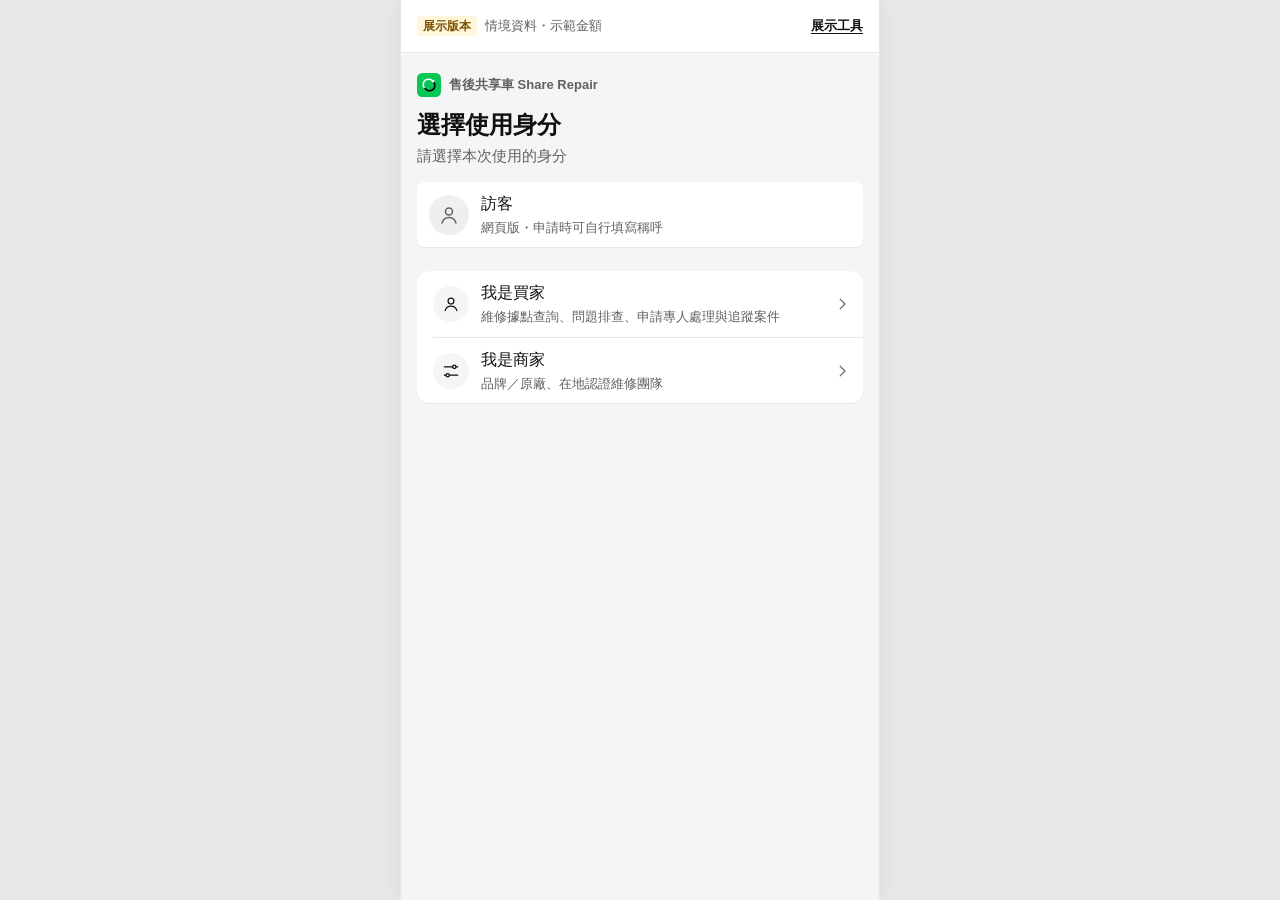
<file: index.html>
<!doctype html>
<html lang="zh-Hant">
<head>
<meta charset="utf-8">
<meta name="viewport" content="width=device-width, initial-scale=1, viewport-fit=cover">
<meta name="share-repair-release" content="74ba8aba45">
<title>售後共享車 Share Repair</title>
<meta name="description" content="售後共享車 Share Repair 第一版客戶介面（互動情境展示：案件、金額與窗口回覆皆為情境資料）">
<link rel="icon" href="data:,">
<link rel="stylesheet" href="styles.css?v=74ba8aba45">
</head>
<body>
<!-- Local icon + illustration sprite. Line icons use a 1.5px stroke to match LINE's icon weight; no LINE assets are copied. -->
<svg xmlns="http://www.w3.org/2000/svg" style="display:none" aria-hidden="true">
  <defs>
    <symbol id="i-home" viewBox="0 0 24 24"><path d="M4 10.5 12 4l8 6.5V20H14.5v-5.5h-5V20H4z"/></symbol>
    <symbol id="i-cases" viewBox="0 0 24 24"><rect x="4.5" y="5" width="15" height="15.5" rx="2"/><path d="M9 3.5h6v3H9zM8.5 11h7M8.5 15h4.5"/></symbol>
    <symbol id="i-info" viewBox="0 0 24 24"><circle cx="12" cy="12" r="8.5"/><path d="M12 11v5.5M12 7.8v.1"/></symbol>
    <symbol id="i-search" viewBox="0 0 24 24"><circle cx="10.5" cy="10.5" r="6"/><path d="m19.5 19.5-4.6-4.6"/></symbol>
    <symbol id="i-spark" viewBox="0 0 24 24"><path d="M14.5 4.5a4.5 4.5 0 0 0-4.2 6.1L4.5 16.4V19.5h3.1l5.8-5.8a4.5 4.5 0 0 0 6.1-4.2l-2.7 1-2.2-.8-.8-2.2z"/></symbol>
    <symbol id="i-alert" viewBox="0 0 24 24"><path d="M10.4 4.6 3 17.4A1.8 1.8 0 0 0 4.6 20h14.8a1.8 1.8 0 0 0 1.6-2.6L13.6 4.6a1.8 1.8 0 0 0-3.2 0z"/><path d="M12 9.5v4.5M12 17v.1"/></symbol>
    <symbol id="i-globe" viewBox="0 0 24 24"><circle cx="12" cy="12" r="8.5"/><path d="M3.5 12h17M12 3.5c2.3 2.4 3.5 5.3 3.5 8.5s-1.2 6.1-3.5 8.5c-2.3-2.4-3.5-5.3-3.5-8.5S9.7 5.9 12 3.5z"/></symbol>
    <symbol id="i-truck" viewBox="0 0 24 24"><path d="M3 6.5h10.5v9.5H3zM13.5 9.5h4l3 3.2V16h-7"/><circle cx="7" cy="17.5" r="1.8"/><circle cx="17" cy="17.5" r="1.8"/></symbol>
    <symbol id="i-check" viewBox="0 0 24 24"><path d="m5 12.5 4.5 4.5L19 7.5"/></symbol>
    <symbol id="i-chev" viewBox="0 0 24 24"><path d="m9.5 5.5 6.5 6.5-6.5 6.5"/></symbol>
    <symbol id="i-down" viewBox="0 0 24 24"><path d="m5.5 9.5 6.5 6.5 6.5-6.5"/></symbol>
    <symbol id="i-back" viewBox="0 0 24 24"><path d="m15 4.5-7.5 7.5 7.5 7.5"/></symbol>
    <symbol id="i-chat" viewBox="0 0 24 24"><path d="M4 5h16v11H9.5L4 20z"/><path d="M8 9.5h8M8 12.5h5"/></symbol>
    <symbol id="i-camera" viewBox="0 0 24 24"><path d="M3.5 8h4L9 5.5h6L16.5 8h4v11.5h-17z"/><circle cx="12" cy="13.5" r="3.5"/></symbol>
    <symbol id="i-close" viewBox="0 0 24 24"><path d="M6 6l12 12M18 6 6 18"/></symbol>
    <symbol id="i-shield" viewBox="0 0 24 24"><path d="M12 3.5 19 6.3V12c0 4.2-3 7.3-7 8.5-4-1.2-7-4.3-7-8.5V6.3z"/><path d="m9 12 2.2 2.2 4-4.3"/></symbol>
    <symbol id="i-user" viewBox="0 0 24 24"><circle cx="12" cy="8.5" r="3.5"/><path d="M5 20c1-3.6 3.8-5.5 7-5.5s6 1.9 7 5.5"/></symbol>
    <symbol id="i-pin" viewBox="0 0 24 24"><path d="M12 21s-6.5-5.6-6.5-11a6.5 6.5 0 0 1 13 0c0 5.4-6.5 11-6.5 11z"/><circle cx="12" cy="10" r="2.3"/></symbol>
    <symbol id="i-reset" viewBox="0 0 24 24"><path d="M4.5 12a7.5 7.5 0 1 0 2.2-5.3"/><path d="M4.5 4v4.5H9"/></symbol>
    <symbol id="i-tools" viewBox="0 0 24 24"><path d="M4 7h10M18 7h2M4 17h2M10 17h10"/><circle cx="16" cy="7" r="2"/><circle cx="8" cy="17" r="2"/></symbol>

    <!-- Product illustrations (fictional products), flat gray with one green accent -->
    <symbol id="ill-console" viewBox="0 0 120 120">
      <rect x="14" y="36" width="92" height="50" rx="12" fill="var(--ill-soft)" stroke="var(--ill-dark)" stroke-width="2.5"/>
      <rect x="38" y="44" width="44" height="34" rx="4" fill="var(--ill-dark)"/>
      <rect x="42" y="48" width="36" height="26" rx="2" fill="var(--ill-accent)" fill-opacity=".85"/>
      <path d="M24 61h8M28 57v8" stroke="var(--ill-dark)" stroke-width="3" stroke-linecap="round"/>
      <circle cx="94" cy="55" r="3.5" fill="var(--ill-dark)"/>
      <circle cx="88" cy="66" r="3.5" fill="var(--ill-dark)"/>
    </symbol>
    <symbol id="ill-dryer" viewBox="0 0 120 120">
      <path d="M22 30h56a20 20 0 0 1 0 40H22z" fill="var(--ill-soft)" stroke="var(--ill-dark)" stroke-width="2.5" stroke-linejoin="round"/>
      <rect x="10" y="36" width="14" height="28" rx="3" fill="var(--ill-dark)"/>
      <circle cx="74" cy="50" r="10" fill="none" stroke="var(--ill-dark)" stroke-opacity=".3" stroke-width="3"/>
      <path d="M58 70h18l-6 38a4 4 0 0 1-4 3h-4a4 4 0 0 1-4-3z" fill="var(--ill-accent)"/>
      <path d="M100 42h10M100 50h14M100 58h10" stroke="var(--ill-dark)" stroke-opacity=".35" stroke-width="2.5" stroke-linecap="round"/>
    </symbol>
    <symbol id="ill-buds" viewBox="0 0 120 120">
      <rect x="27" y="58" width="66" height="46" rx="20" fill="var(--ill-soft)" stroke="var(--ill-dark)" stroke-width="2.5"/>
      <path d="M27 76h66" stroke="var(--ill-dark)" stroke-opacity=".2" stroke-width="1.5"/>
      <circle cx="60" cy="92" r="2.5" fill="var(--ill-accent)"/>
      <g fill="var(--ill-accent)">
        <path d="M38 18c9 0 14 7 13 15s-6 11-9 11v14a4 4 0 0 1-8 0V34c-3-1-6-5-5-9 1-4 4-7 9-7z"/>
        <path d="M82 18c-9 0-14 7-13 15s6 11 9 11v14a4 4 0 0 0 8 0V34c3-1 6-5 5-9-1-4-4-7-9-7z"/>
      </g>
      <circle cx="40" cy="30" r="5" fill="var(--ill-dark)"/>
      <circle cx="80" cy="30" r="5" fill="var(--ill-dark)"/>
    </symbol>
    <symbol id="ill-receipt" viewBox="0 0 120 120">
      <path d="M34 12h52v96l-6.5-5-6.5 5-6.5-5-6.5 5-6.5-5-6.5 5-6.5-5-6.5 5z" fill="#fff" stroke="var(--ill-dark)" stroke-width="2.5" stroke-linejoin="round"/>
      <path d="M44 30h32M44 42h22M44 54h28M44 66h18" stroke="var(--ill-dark)" stroke-opacity=".3" stroke-width="3" stroke-linecap="round"/>
      <path d="M44 84h32" stroke="var(--ill-accent)" stroke-width="4" stroke-linecap="round"/>
    </symbol>
    <!-- Product mark: wrench inside a loop. Original drawing, not the LINE logo. -->
    <symbol id="ill-mark" viewBox="0 0 32 32">
      <rect width="32" height="32" rx="7" fill="var(--green)"/>
      <path d="M9.5 19.5a7 7 0 0 1 11.6-8.2" fill="none" stroke="#fff" stroke-width="2.2" stroke-linecap="round"/>
      <path d="M22.5 12.5a7 7 0 0 1-11.6 8.2" fill="none" stroke="#000" stroke-width="2.2" stroke-linecap="round"/>
      <circle cx="21.6" cy="10.8" r="1.8" fill="#fff"/>
    </symbol>
  </defs>
</svg>

<div class="app" id="app">
  <div class="preview-notice" role="note">
    <span class="preview-label">展示版本</span>
    <span class="preview-text">情境資料・示範金額</span>
    <button type="button" class="preview-btn" id="btn-tools" data-act="tools" aria-haspopup="dialog">展示工具</button>
  </div>
  <main id="screen" class="screen" tabindex="-1"></main>
  <nav class="bnav" aria-label="主選單">
    <button type="button" class="bnav-item" data-tab="home" data-act="tab-home"><svg class="ic" aria-hidden="true"><use href="#i-home"></use></svg><span>首頁</span></button>
    <button type="button" class="bnav-item" data-tab="cases" data-act="tab-cases"><span class="bnav-icon"><svg class="ic" aria-hidden="true"><use href="#i-cases"></use></svg><span class="bnav-badge" id="bnav-badge" aria-hidden="true" hidden></span></span><span aria-hidden="true">維修案件</span><span class="sr-only" id="bnav-cases-label">維修案件</span></button>
    <button type="button" class="bnav-item" data-tab="about" data-act="tab-about"><svg class="ic" aria-hidden="true"><use href="#i-info"></use></svg><span>服務說明</span></button>
  </nav>
  <div class="snackbar" id="snackbar" role="status" aria-live="polite"></div>
  <div class="sheet-dim" id="sheet" hidden>
    <div class="sheet" role="dialog" aria-modal="true" aria-labelledby="sheet-title">
      <div class="sheet-head">
        <h2 class="sheet-title" id="sheet-title">展示工具</h2>
        <button type="button" class="icon-btn sheet-close" data-act="sheet-close" aria-label="關閉展示工具"><svg class="ic" aria-hidden="true"><use href="#i-close"></use></svg></button>
      </div>
      <p class="sheet-desc">供展示時直接切換情境。所有操作只在本機畫面中模擬，不會送出資料。</p>
      <ul class="list" id="scene-list"></ul>
      <div class="sheet-foot">
        <button type="button" class="btn btn-outline" id="btn-reset" data-act="reset"><svg class="ic" aria-hidden="true"><use href="#i-reset"></use></svg>重設展示資料</button>
      </div>
    </div>
  </div>
</div>
<script src="merchant.js?v=74ba8aba45"></script>
<script src="app.js?v=74ba8aba45"></script>
</body>
</html>
</file>
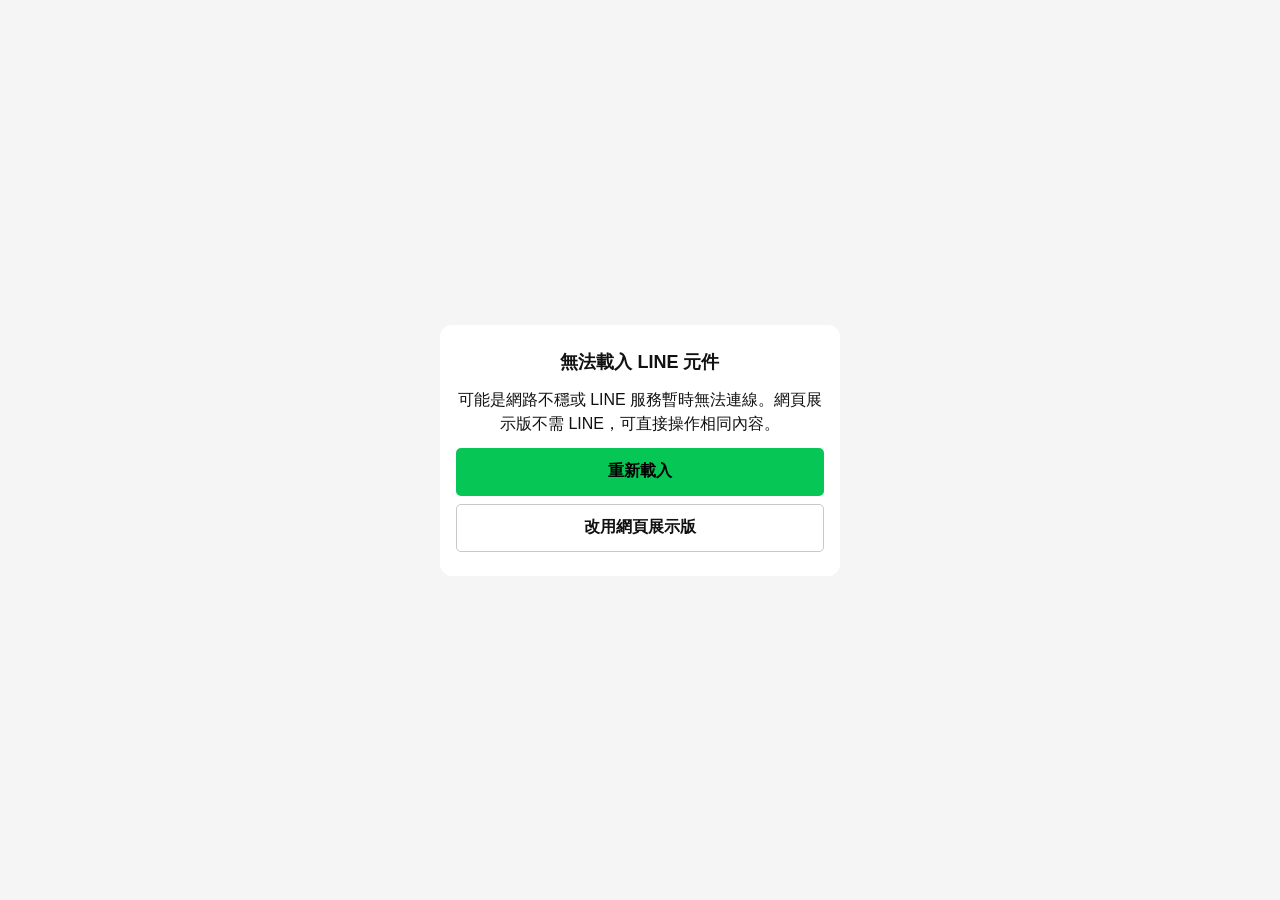
<file: developing.html>
<!doctype html>
<html lang="zh-Hant" data-liff-env="developing">
<head>
<meta charset="utf-8">
<meta name="viewport" content="width=device-width, initial-scale=1, viewport-fit=cover">
<meta name="share-repair-release" content="74ba8aba45">
<title>售後共享車 Share Repair</title>
<meta name="description" content="售後共享車 Share Repair 第一版客戶介面（互動情境展示：案件、金額與窗口回覆皆為情境資料）">
<link rel="icon" href="data:,">
<link rel="stylesheet" href="styles.css?v=74ba8aba45">
</head>
<body>
<!-- Local icon + illustration sprite. Line icons use a 1.5px stroke to match LINE's icon weight; no LINE assets are copied. -->
<svg xmlns="http://www.w3.org/2000/svg" style="display:none" aria-hidden="true">
  <defs>
    <symbol id="i-home" viewBox="0 0 24 24"><path d="M4 10.5 12 4l8 6.5V20H14.5v-5.5h-5V20H4z"/></symbol>
    <symbol id="i-cases" viewBox="0 0 24 24"><rect x="4.5" y="5" width="15" height="15.5" rx="2"/><path d="M9 3.5h6v3H9zM8.5 11h7M8.5 15h4.5"/></symbol>
    <symbol id="i-info" viewBox="0 0 24 24"><circle cx="12" cy="12" r="8.5"/><path d="M12 11v5.5M12 7.8v.1"/></symbol>
    <symbol id="i-search" viewBox="0 0 24 24"><circle cx="10.5" cy="10.5" r="6"/><path d="m19.5 19.5-4.6-4.6"/></symbol>
    <symbol id="i-spark" viewBox="0 0 24 24"><path d="M14.5 4.5a4.5 4.5 0 0 0-4.2 6.1L4.5 16.4V19.5h3.1l5.8-5.8a4.5 4.5 0 0 0 6.1-4.2l-2.7 1-2.2-.8-.8-2.2z"/></symbol>
    <symbol id="i-alert" viewBox="0 0 24 24"><path d="M10.4 4.6 3 17.4A1.8 1.8 0 0 0 4.6 20h14.8a1.8 1.8 0 0 0 1.6-2.6L13.6 4.6a1.8 1.8 0 0 0-3.2 0z"/><path d="M12 9.5v4.5M12 17v.1"/></symbol>
    <symbol id="i-globe" viewBox="0 0 24 24"><circle cx="12" cy="12" r="8.5"/><path d="M3.5 12h17M12 3.5c2.3 2.4 3.5 5.3 3.5 8.5s-1.2 6.1-3.5 8.5c-2.3-2.4-3.5-5.3-3.5-8.5S9.7 5.9 12 3.5z"/></symbol>
    <symbol id="i-truck" viewBox="0 0 24 24"><path d="M3 6.5h10.5v9.5H3zM13.5 9.5h4l3 3.2V16h-7"/><circle cx="7" cy="17.5" r="1.8"/><circle cx="17" cy="17.5" r="1.8"/></symbol>
    <symbol id="i-check" viewBox="0 0 24 24"><path d="m5 12.5 4.5 4.5L19 7.5"/></symbol>
    <symbol id="i-chev" viewBox="0 0 24 24"><path d="m9.5 5.5 6.5 6.5-6.5 6.5"/></symbol>
    <symbol id="i-down" viewBox="0 0 24 24"><path d="m5.5 9.5 6.5 6.5 6.5-6.5"/></symbol>
    <symbol id="i-back" viewBox="0 0 24 24"><path d="m15 4.5-7.5 7.5 7.5 7.5"/></symbol>
    <symbol id="i-chat" viewBox="0 0 24 24"><path d="M4 5h16v11H9.5L4 20z"/><path d="M8 9.5h8M8 12.5h5"/></symbol>
    <symbol id="i-camera" viewBox="0 0 24 24"><path d="M3.5 8h4L9 5.5h6L16.5 8h4v11.5h-17z"/><circle cx="12" cy="13.5" r="3.5"/></symbol>
    <symbol id="i-close" viewBox="0 0 24 24"><path d="M6 6l12 12M18 6 6 18"/></symbol>
    <symbol id="i-shield" viewBox="0 0 24 24"><path d="M12 3.5 19 6.3V12c0 4.2-3 7.3-7 8.5-4-1.2-7-4.3-7-8.5V6.3z"/><path d="m9 12 2.2 2.2 4-4.3"/></symbol>
    <symbol id="i-user" viewBox="0 0 24 24"><circle cx="12" cy="8.5" r="3.5"/><path d="M5 20c1-3.6 3.8-5.5 7-5.5s6 1.9 7 5.5"/></symbol>
    <symbol id="i-pin" viewBox="0 0 24 24"><path d="M12 21s-6.5-5.6-6.5-11a6.5 6.5 0 0 1 13 0c0 5.4-6.5 11-6.5 11z"/><circle cx="12" cy="10" r="2.3"/></symbol>
    <symbol id="i-reset" viewBox="0 0 24 24"><path d="M4.5 12a7.5 7.5 0 1 0 2.2-5.3"/><path d="M4.5 4v4.5H9"/></symbol>
    <symbol id="i-tools" viewBox="0 0 24 24"><path d="M4 7h10M18 7h2M4 17h2M10 17h10"/><circle cx="16" cy="7" r="2"/><circle cx="8" cy="17" r="2"/></symbol>

    <!-- Product illustrations (fictional products), flat gray with one green accent -->
    <symbol id="ill-console" viewBox="0 0 120 120">
      <rect x="14" y="36" width="92" height="50" rx="12" fill="var(--ill-soft)" stroke="var(--ill-dark)" stroke-width="2.5"/>
      <rect x="38" y="44" width="44" height="34" rx="4" fill="var(--ill-dark)"/>
      <rect x="42" y="48" width="36" height="26" rx="2" fill="var(--ill-accent)" fill-opacity=".85"/>
      <path d="M24 61h8M28 57v8" stroke="var(--ill-dark)" stroke-width="3" stroke-linecap="round"/>
      <circle cx="94" cy="55" r="3.5" fill="var(--ill-dark)"/>
      <circle cx="88" cy="66" r="3.5" fill="var(--ill-dark)"/>
    </symbol>
    <symbol id="ill-dryer" viewBox="0 0 120 120">
      <path d="M22 30h56a20 20 0 0 1 0 40H22z" fill="var(--ill-soft)" stroke="var(--ill-dark)" stroke-width="2.5" stroke-linejoin="round"/>
      <rect x="10" y="36" width="14" height="28" rx="3" fill="var(--ill-dark)"/>
      <circle cx="74" cy="50" r="10" fill="none" stroke="var(--ill-dark)" stroke-opacity=".3" stroke-width="3"/>
      <path d="M58 70h18l-6 38a4 4 0 0 1-4 3h-4a4 4 0 0 1-4-3z" fill="var(--ill-accent)"/>
      <path d="M100 42h10M100 50h14M100 58h10" stroke="var(--ill-dark)" stroke-opacity=".35" stroke-width="2.5" stroke-linecap="round"/>
    </symbol>
    <symbol id="ill-buds" viewBox="0 0 120 120">
      <rect x="27" y="58" width="66" height="46" rx="20" fill="var(--ill-soft)" stroke="var(--ill-dark)" stroke-width="2.5"/>
      <path d="M27 76h66" stroke="var(--ill-dark)" stroke-opacity=".2" stroke-width="1.5"/>
      <circle cx="60" cy="92" r="2.5" fill="var(--ill-accent)"/>
      <g fill="var(--ill-accent)">
        <path d="M38 18c9 0 14 7 13 15s-6 11-9 11v14a4 4 0 0 1-8 0V34c-3-1-6-5-5-9 1-4 4-7 9-7z"/>
        <path d="M82 18c-9 0-14 7-13 15s6 11 9 11v14a4 4 0 0 0 8 0V34c3-1 6-5 5-9-1-4-4-7-9-7z"/>
      </g>
      <circle cx="40" cy="30" r="5" fill="var(--ill-dark)"/>
      <circle cx="80" cy="30" r="5" fill="var(--ill-dark)"/>
    </symbol>
    <symbol id="ill-receipt" viewBox="0 0 120 120">
      <path d="M34 12h52v96l-6.5-5-6.5 5-6.5-5-6.5 5-6.5-5-6.5 5-6.5-5-6.5 5z" fill="#fff" stroke="var(--ill-dark)" stroke-width="2.5" stroke-linejoin="round"/>
      <path d="M44 30h32M44 42h22M44 54h28M44 66h18" stroke="var(--ill-dark)" stroke-opacity=".3" stroke-width="3" stroke-linecap="round"/>
      <path d="M44 84h32" stroke="var(--ill-accent)" stroke-width="4" stroke-linecap="round"/>
    </symbol>
    <!-- Product mark: wrench inside a loop. Original drawing, not the LINE logo. -->
    <symbol id="ill-mark" viewBox="0 0 32 32">
      <rect width="32" height="32" rx="7" fill="var(--green)"/>
      <path d="M9.5 19.5a7 7 0 0 1 11.6-8.2" fill="none" stroke="#fff" stroke-width="2.2" stroke-linecap="round"/>
      <path d="M22.5 12.5a7 7 0 0 1-11.6 8.2" fill="none" stroke="#000" stroke-width="2.2" stroke-linecap="round"/>
      <circle cx="21.6" cy="10.8" r="1.8" fill="#fff"/>
    </symbol>
  </defs>
</svg>

<div class="app" id="app">
  <div class="preview-notice" role="note">
    <span class="preview-label">展示版本</span>
    <span class="preview-text">情境資料・示範金額</span>
    <button type="button" class="preview-btn" id="btn-tools" data-act="tools" aria-haspopup="dialog">展示工具</button>
  </div>
  <main id="screen" class="screen" tabindex="-1"></main>
  <nav class="bnav" aria-label="主選單">
    <button type="button" class="bnav-item" data-tab="home" data-act="tab-home"><svg class="ic" aria-hidden="true"><use href="#i-home"></use></svg><span>首頁</span></button>
    <button type="button" class="bnav-item" data-tab="cases" data-act="tab-cases"><span class="bnav-icon"><svg class="ic" aria-hidden="true"><use href="#i-cases"></use></svg><span class="bnav-badge" id="bnav-badge" aria-hidden="true" hidden></span></span><span aria-hidden="true">維修案件</span><span class="sr-only" id="bnav-cases-label">維修案件</span></button>
    <button type="button" class="bnav-item" data-tab="about" data-act="tab-about"><svg class="ic" aria-hidden="true"><use href="#i-info"></use></svg><span>服務說明</span></button>
  </nav>
  <div class="snackbar" id="snackbar" role="status" aria-live="polite"></div>
  <div class="sheet-dim" id="sheet" hidden>
    <div class="sheet" role="dialog" aria-modal="true" aria-labelledby="sheet-title">
      <div class="sheet-head">
        <h2 class="sheet-title" id="sheet-title">展示工具</h2>
        <button type="button" class="icon-btn sheet-close" data-act="sheet-close" aria-label="關閉展示工具"><svg class="ic" aria-hidden="true"><use href="#i-close"></use></svg></button>
      </div>
      <p class="sheet-desc">供展示時直接切換情境。所有操作只在本機畫面中模擬，不會送出資料。</p>
      <ul class="list" id="scene-list"></ul>
      <div class="sheet-foot">
        <button type="button" class="btn btn-outline" id="btn-reset" data-act="reset"><svg class="ic" aria-hidden="true"><use href="#i-reset"></use></svg>重設展示資料</button>
      </div>
    </div>
  </div>
</div>
<div class="liff-gate" id="liff-gate" role="status" aria-live="polite" data-state="loading"><div class="liff-gate-box"><h1 class="liff-gate-title">正在連接 LINE…</h1><p>請稍候。內容與金額皆為示範，不會實際付款。</p></div></div>
<script src="liff-boot.js?v=74ba8aba45"></script>
</body>
</html>
</file>
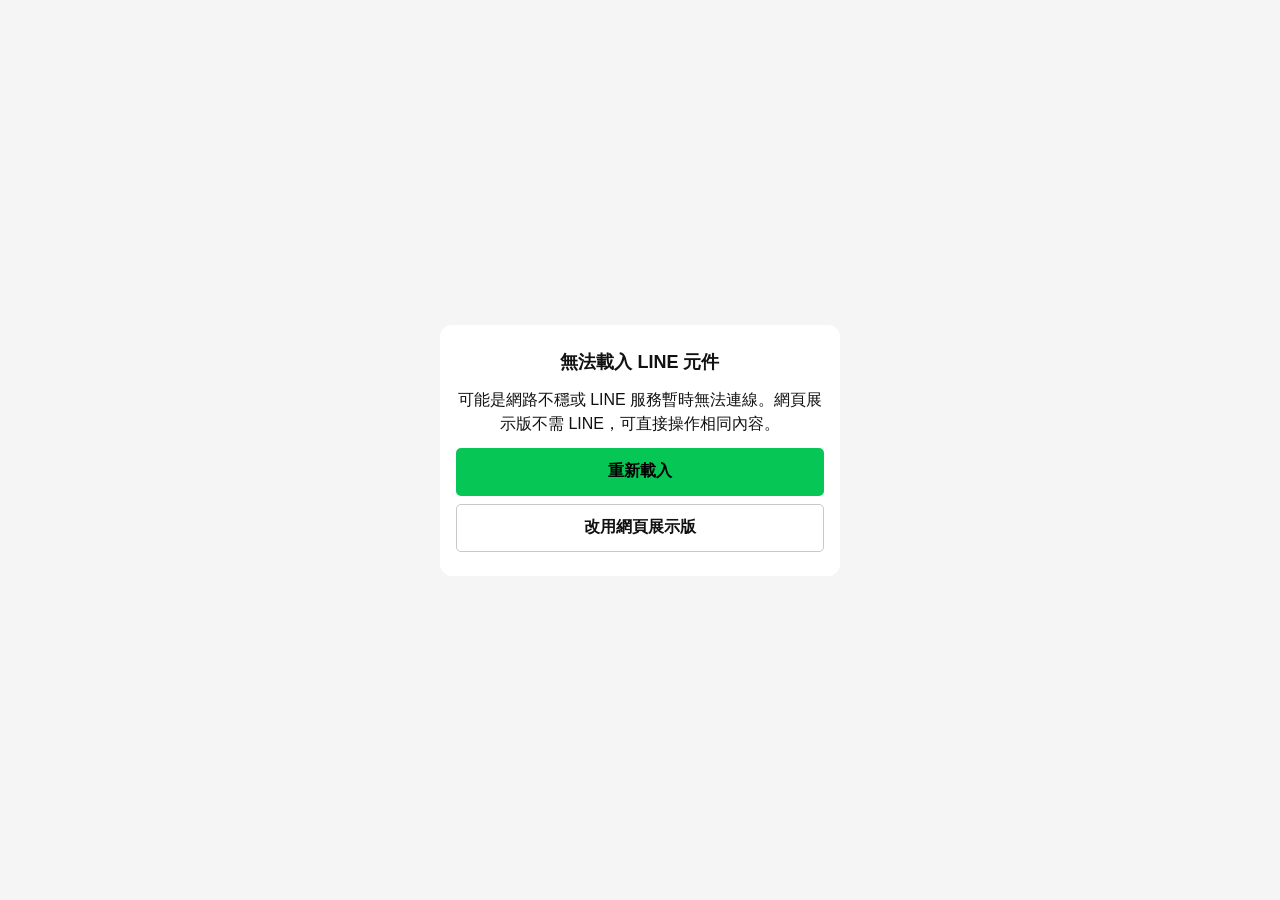
<file: miniapp.html>
<!doctype html>
<html lang="zh-Hant" data-liff-env="published">
<head>
<meta charset="utf-8">
<meta name="viewport" content="width=device-width, initial-scale=1, viewport-fit=cover">
<meta name="share-repair-release" content="74ba8aba45">
<title>售後共享車 Share Repair</title>
<meta name="description" content="售後共享車 Share Repair 第一版客戶介面（互動情境展示：案件、金額與窗口回覆皆為情境資料）">
<link rel="icon" href="data:,">
<link rel="stylesheet" href="styles.css?v=74ba8aba45">
</head>
<body>
<!-- Local icon + illustration sprite. Line icons use a 1.5px stroke to match LINE's icon weight; no LINE assets are copied. -->
<svg xmlns="http://www.w3.org/2000/svg" style="display:none" aria-hidden="true">
  <defs>
    <symbol id="i-home" viewBox="0 0 24 24"><path d="M4 10.5 12 4l8 6.5V20H14.5v-5.5h-5V20H4z"/></symbol>
    <symbol id="i-cases" viewBox="0 0 24 24"><rect x="4.5" y="5" width="15" height="15.5" rx="2"/><path d="M9 3.5h6v3H9zM8.5 11h7M8.5 15h4.5"/></symbol>
    <symbol id="i-info" viewBox="0 0 24 24"><circle cx="12" cy="12" r="8.5"/><path d="M12 11v5.5M12 7.8v.1"/></symbol>
    <symbol id="i-search" viewBox="0 0 24 24"><circle cx="10.5" cy="10.5" r="6"/><path d="m19.5 19.5-4.6-4.6"/></symbol>
    <symbol id="i-spark" viewBox="0 0 24 24"><path d="M14.5 4.5a4.5 4.5 0 0 0-4.2 6.1L4.5 16.4V19.5h3.1l5.8-5.8a4.5 4.5 0 0 0 6.1-4.2l-2.7 1-2.2-.8-.8-2.2z"/></symbol>
    <symbol id="i-alert" viewBox="0 0 24 24"><path d="M10.4 4.6 3 17.4A1.8 1.8 0 0 0 4.6 20h14.8a1.8 1.8 0 0 0 1.6-2.6L13.6 4.6a1.8 1.8 0 0 0-3.2 0z"/><path d="M12 9.5v4.5M12 17v.1"/></symbol>
    <symbol id="i-globe" viewBox="0 0 24 24"><circle cx="12" cy="12" r="8.5"/><path d="M3.5 12h17M12 3.5c2.3 2.4 3.5 5.3 3.5 8.5s-1.2 6.1-3.5 8.5c-2.3-2.4-3.5-5.3-3.5-8.5S9.7 5.9 12 3.5z"/></symbol>
    <symbol id="i-truck" viewBox="0 0 24 24"><path d="M3 6.5h10.5v9.5H3zM13.5 9.5h4l3 3.2V16h-7"/><circle cx="7" cy="17.5" r="1.8"/><circle cx="17" cy="17.5" r="1.8"/></symbol>
    <symbol id="i-check" viewBox="0 0 24 24"><path d="m5 12.5 4.5 4.5L19 7.5"/></symbol>
    <symbol id="i-chev" viewBox="0 0 24 24"><path d="m9.5 5.5 6.5 6.5-6.5 6.5"/></symbol>
    <symbol id="i-down" viewBox="0 0 24 24"><path d="m5.5 9.5 6.5 6.5 6.5-6.5"/></symbol>
    <symbol id="i-back" viewBox="0 0 24 24"><path d="m15 4.5-7.5 7.5 7.5 7.5"/></symbol>
    <symbol id="i-chat" viewBox="0 0 24 24"><path d="M4 5h16v11H9.5L4 20z"/><path d="M8 9.5h8M8 12.5h5"/></symbol>
    <symbol id="i-camera" viewBox="0 0 24 24"><path d="M3.5 8h4L9 5.5h6L16.5 8h4v11.5h-17z"/><circle cx="12" cy="13.5" r="3.5"/></symbol>
    <symbol id="i-close" viewBox="0 0 24 24"><path d="M6 6l12 12M18 6 6 18"/></symbol>
    <symbol id="i-shield" viewBox="0 0 24 24"><path d="M12 3.5 19 6.3V12c0 4.2-3 7.3-7 8.5-4-1.2-7-4.3-7-8.5V6.3z"/><path d="m9 12 2.2 2.2 4-4.3"/></symbol>
    <symbol id="i-user" viewBox="0 0 24 24"><circle cx="12" cy="8.5" r="3.5"/><path d="M5 20c1-3.6 3.8-5.5 7-5.5s6 1.9 7 5.5"/></symbol>
    <symbol id="i-pin" viewBox="0 0 24 24"><path d="M12 21s-6.5-5.6-6.5-11a6.5 6.5 0 0 1 13 0c0 5.4-6.5 11-6.5 11z"/><circle cx="12" cy="10" r="2.3"/></symbol>
    <symbol id="i-reset" viewBox="0 0 24 24"><path d="M4.5 12a7.5 7.5 0 1 0 2.2-5.3"/><path d="M4.5 4v4.5H9"/></symbol>
    <symbol id="i-tools" viewBox="0 0 24 24"><path d="M4 7h10M18 7h2M4 17h2M10 17h10"/><circle cx="16" cy="7" r="2"/><circle cx="8" cy="17" r="2"/></symbol>

    <!-- Product illustrations (fictional products), flat gray with one green accent -->
    <symbol id="ill-console" viewBox="0 0 120 120">
      <rect x="14" y="36" width="92" height="50" rx="12" fill="var(--ill-soft)" stroke="var(--ill-dark)" stroke-width="2.5"/>
      <rect x="38" y="44" width="44" height="34" rx="4" fill="var(--ill-dark)"/>
      <rect x="42" y="48" width="36" height="26" rx="2" fill="var(--ill-accent)" fill-opacity=".85"/>
      <path d="M24 61h8M28 57v8" stroke="var(--ill-dark)" stroke-width="3" stroke-linecap="round"/>
      <circle cx="94" cy="55" r="3.5" fill="var(--ill-dark)"/>
      <circle cx="88" cy="66" r="3.5" fill="var(--ill-dark)"/>
    </symbol>
    <symbol id="ill-dryer" viewBox="0 0 120 120">
      <path d="M22 30h56a20 20 0 0 1 0 40H22z" fill="var(--ill-soft)" stroke="var(--ill-dark)" stroke-width="2.5" stroke-linejoin="round"/>
      <rect x="10" y="36" width="14" height="28" rx="3" fill="var(--ill-dark)"/>
      <circle cx="74" cy="50" r="10" fill="none" stroke="var(--ill-dark)" stroke-opacity=".3" stroke-width="3"/>
      <path d="M58 70h18l-6 38a4 4 0 0 1-4 3h-4a4 4 0 0 1-4-3z" fill="var(--ill-accent)"/>
      <path d="M100 42h10M100 50h14M100 58h10" stroke="var(--ill-dark)" stroke-opacity=".35" stroke-width="2.5" stroke-linecap="round"/>
    </symbol>
    <symbol id="ill-buds" viewBox="0 0 120 120">
      <rect x="27" y="58" width="66" height="46" rx="20" fill="var(--ill-soft)" stroke="var(--ill-dark)" stroke-width="2.5"/>
      <path d="M27 76h66" stroke="var(--ill-dark)" stroke-opacity=".2" stroke-width="1.5"/>
      <circle cx="60" cy="92" r="2.5" fill="var(--ill-accent)"/>
      <g fill="var(--ill-accent)">
        <path d="M38 18c9 0 14 7 13 15s-6 11-9 11v14a4 4 0 0 1-8 0V34c-3-1-6-5-5-9 1-4 4-7 9-7z"/>
        <path d="M82 18c-9 0-14 7-13 15s6 11 9 11v14a4 4 0 0 0 8 0V34c3-1 6-5 5-9-1-4-4-7-9-7z"/>
      </g>
      <circle cx="40" cy="30" r="5" fill="var(--ill-dark)"/>
      <circle cx="80" cy="30" r="5" fill="var(--ill-dark)"/>
    </symbol>
    <symbol id="ill-receipt" viewBox="0 0 120 120">
      <path d="M34 12h52v96l-6.5-5-6.5 5-6.5-5-6.5 5-6.5-5-6.5 5-6.5-5-6.5 5z" fill="#fff" stroke="var(--ill-dark)" stroke-width="2.5" stroke-linejoin="round"/>
      <path d="M44 30h32M44 42h22M44 54h28M44 66h18" stroke="var(--ill-dark)" stroke-opacity=".3" stroke-width="3" stroke-linecap="round"/>
      <path d="M44 84h32" stroke="var(--ill-accent)" stroke-width="4" stroke-linecap="round"/>
    </symbol>
    <!-- Product mark: wrench inside a loop. Original drawing, not the LINE logo. -->
    <symbol id="ill-mark" viewBox="0 0 32 32">
      <rect width="32" height="32" rx="7" fill="var(--green)"/>
      <path d="M9.5 19.5a7 7 0 0 1 11.6-8.2" fill="none" stroke="#fff" stroke-width="2.2" stroke-linecap="round"/>
      <path d="M22.5 12.5a7 7 0 0 1-11.6 8.2" fill="none" stroke="#000" stroke-width="2.2" stroke-linecap="round"/>
      <circle cx="21.6" cy="10.8" r="1.8" fill="#fff"/>
    </symbol>
  </defs>
</svg>

<div class="app" id="app">
  <div class="preview-notice" role="note">
    <span class="preview-label">展示版本</span>
    <span class="preview-text">情境資料・示範金額</span>
    <button type="button" class="preview-btn" id="btn-tools" data-act="tools" aria-haspopup="dialog">展示工具</button>
  </div>
  <main id="screen" class="screen" tabindex="-1"></main>
  <nav class="bnav" aria-label="主選單">
    <button type="button" class="bnav-item" data-tab="home" data-act="tab-home"><svg class="ic" aria-hidden="true"><use href="#i-home"></use></svg><span>首頁</span></button>
    <button type="button" class="bnav-item" data-tab="cases" data-act="tab-cases"><span class="bnav-icon"><svg class="ic" aria-hidden="true"><use href="#i-cases"></use></svg><span class="bnav-badge" id="bnav-badge" aria-hidden="true" hidden></span></span><span aria-hidden="true">維修案件</span><span class="sr-only" id="bnav-cases-label">維修案件</span></button>
    <button type="button" class="bnav-item" data-tab="about" data-act="tab-about"><svg class="ic" aria-hidden="true"><use href="#i-info"></use></svg><span>服務說明</span></button>
  </nav>
  <div class="snackbar" id="snackbar" role="status" aria-live="polite"></div>
  <div class="sheet-dim" id="sheet" hidden>
    <div class="sheet" role="dialog" aria-modal="true" aria-labelledby="sheet-title">
      <div class="sheet-head">
        <h2 class="sheet-title" id="sheet-title">展示工具</h2>
        <button type="button" class="icon-btn sheet-close" data-act="sheet-close" aria-label="關閉展示工具"><svg class="ic" aria-hidden="true"><use href="#i-close"></use></svg></button>
      </div>
      <p class="sheet-desc">供展示時直接切換情境。所有操作只在本機畫面中模擬，不會送出資料。</p>
      <ul class="list" id="scene-list"></ul>
      <div class="sheet-foot">
        <button type="button" class="btn btn-outline" id="btn-reset" data-act="reset"><svg class="ic" aria-hidden="true"><use href="#i-reset"></use></svg>重設展示資料</button>
      </div>
    </div>
  </div>
</div>
<div class="liff-gate" id="liff-gate" role="status" aria-live="polite" data-state="loading"><div class="liff-gate-box"><h1 class="liff-gate-title">正在連接 LINE…</h1><p>請稍候。內容與金額皆為示範，不會實際付款。</p></div></div>
<script src="liff-boot.js?v=74ba8aba45"></script>
</body>
</html>
</file>
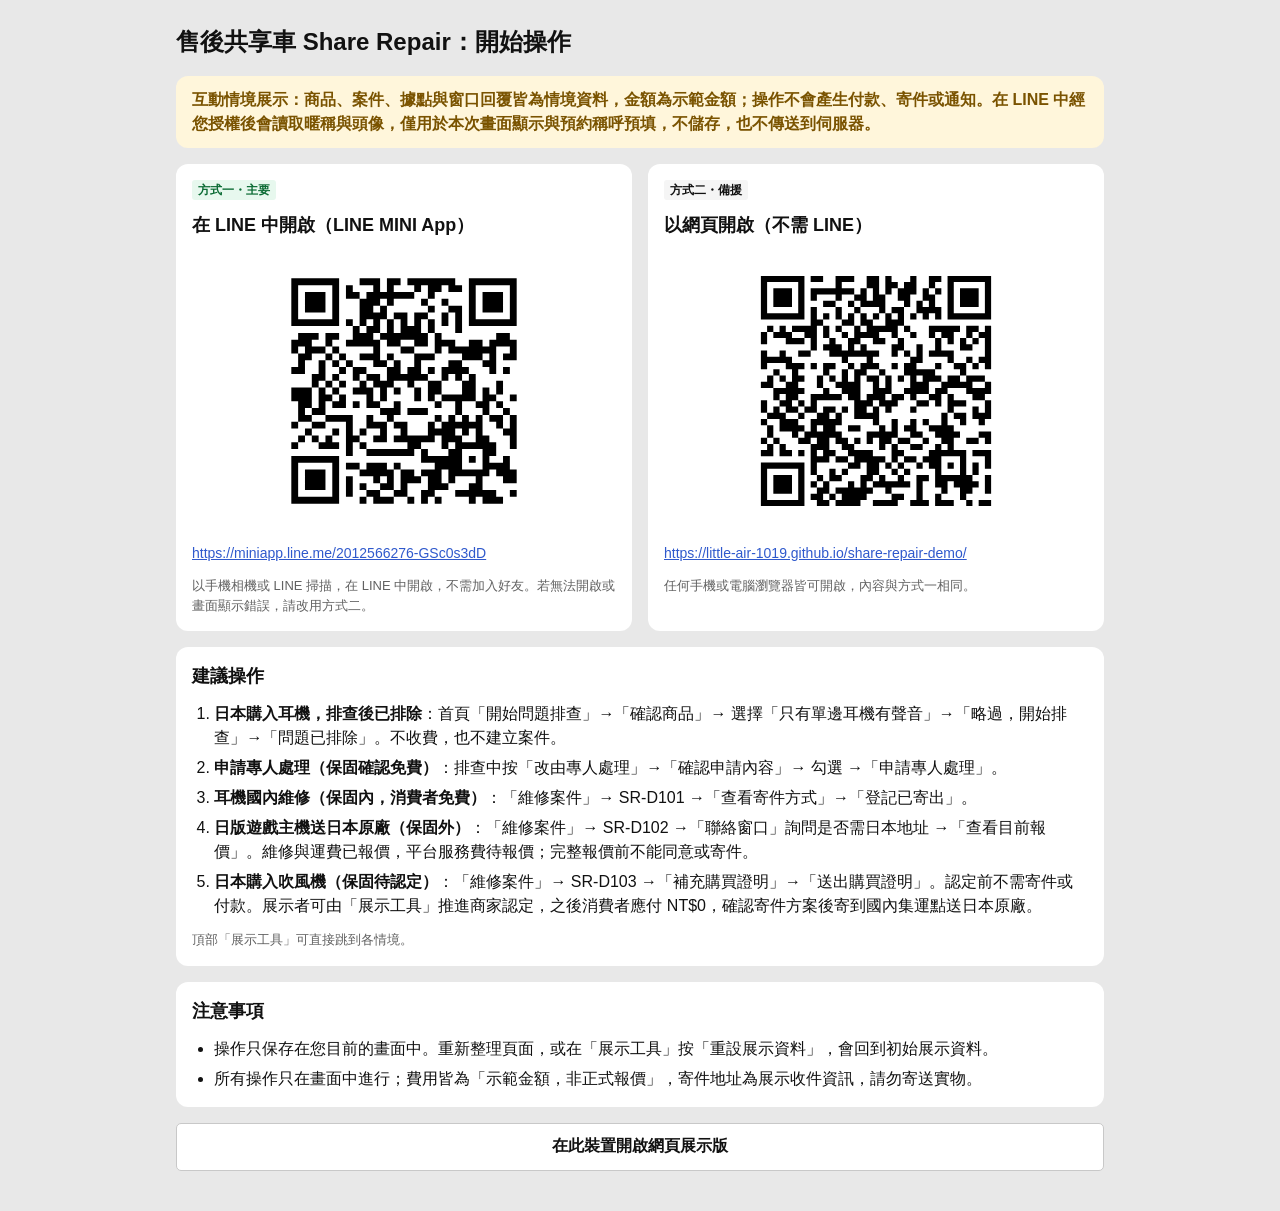
<file: start.html>
<!doctype html>
<html lang="zh-Hant">
<head>
<meta charset="utf-8">
<meta name="viewport" content="width=device-width, initial-scale=1, viewport-fit=cover">
<meta name="share-repair-release" content="74ba8aba45">
<title>開始操作｜售後共享車</title>
<meta name="description" content="售後共享車 Share Repair 互動情境展示：開始操作指引與 QR Code">
<link rel="icon" href="data:,">
<link rel="stylesheet" href="styles.css?v=74ba8aba45">
<style>
  .start { max-width: 960px; margin: 0 auto; padding: 24px 16px 40px; display: flex; flex-direction: column; gap: 16px; }
  .start h1 { font-size: 24px; font-weight: 700; }
  .start h2 { font-size: 18px; font-weight: 700; }
  .notice { padding: 12px 16px; border-radius: var(--r-sheet); background: var(--pend-bg); color: var(--pend-text); font-weight: 600; }
  .ways { display: grid; gap: 16px; }
  @media (min-width: 720px) { .ways { grid-template-columns: 1fr 1fr; } }
  .way, .card { padding: 16px; border-radius: var(--r-sheet); background: var(--white); display: flex; flex-direction: column; gap: 12px; }
  .way img { width: 100%; max-width: 280px; aspect-ratio: 1; align-self: center; image-rendering: pixelated; }
  .tag { align-self: flex-start; padding: 1px 6px; border-radius: var(--r-tag); font-size: 12px; font-weight: 600; background: var(--ok-bg); color: var(--ok-text); }
  .tag-alt { background: var(--gray-150); color: var(--gray-900); }
  .url { font-size: 14px; word-break: break-all; color: var(--blue); }
  .caption { font-size: 13px; color: var(--gray-650); }
  ol, ul { margin: 0; padding-left: 1.4em; display: flex; flex-direction: column; gap: 6px; }
</style>
</head>
<body>
<main class="start">
  <h1>售後共享車 Share Repair：開始操作</h1>
  <p class="notice" role="note">互動情境展示：商品、案件、據點與窗口回覆皆為情境資料，金額為示範金額；操作不會產生付款、寄件或通知。在 LINE 中經您授權後會讀取暱稱與頭像，僅用於本次畫面顯示與預約稱呼預填，不儲存，也不傳送到伺服器。</p>

  <div class="ways">
    <section class="way" aria-labelledby="w1">
      <span class="tag">方式一・主要</span>
      <h2 id="w1">在 LINE 中開啟（LINE MINI App）</h2>
      <img src="qr-miniapp.svg" alt="LINE MINI App 的 QR Code，網址如下">
      <a class="url" href="https://miniapp.line.me/2012566276-GSc0s3dD" data-act="start-miniapp">https://miniapp.line.me/2012566276-GSc0s3dD</a>
      <p class="caption">以手機相機或 LINE 掃描，在 LINE 中開啟，不需加入好友。若無法開啟或畫面顯示錯誤，請改用方式二。</p>
    </section>
    <section class="way" aria-labelledby="w2">
      <span class="tag tag-alt">方式二・備援</span>
      <h2 id="w2">以網頁開啟（不需 LINE）</h2>
      <img src="qr-web.svg" alt="網頁展示版的 QR Code，網址如下">
      <a class="url" href="https://little-air-1019.github.io/share-repair-demo/" data-act="start-web">https://little-air-1019.github.io/share-repair-demo/</a>
      <p class="caption">任何手機或電腦瀏覽器皆可開啟，內容與方式一相同。</p>
    </section>
  </div>

  <section class="card" aria-labelledby="t1">
    <h2 id="t1">建議操作</h2>
    <ol>
      <li><b>日本購入耳機，排查後已排除</b>：首頁「開始問題排查」→「確認商品」→ 選擇「只有單邊耳機有聲音」→「略過，開始排查」→「問題已排除」。不收費，也不建立案件。</li>
      <li><b>申請專人處理（保固確認免費）</b>：排查中按「改由專人處理」→「確認申請內容」→ 勾選 →「申請專人處理」。</li>
      <li><b>耳機國內維修（保固內，消費者免費）</b>：「維修案件」→ SR-D101 →「查看寄件方式」→「登記已寄出」。</li>
      <li><b>日版遊戲主機送日本原廠（保固外）</b>：「維修案件」→ SR-D102 →「聯絡窗口」詢問是否需日本地址 →「查看目前報價」。維修與運費已報價，平台服務費待報價；完整報價前不能同意或寄件。</li>
      <li><b>日本購入吹風機（保固待認定）</b>：「維修案件」→ SR-D103 →「補充購買證明」→「送出購買證明」。認定前不需寄件或付款。展示者可由「展示工具」推進商家認定，之後消費者應付 NT$0，確認寄件方案後寄到國內集運點送日本原廠。</li>
    </ol>
    <p class="caption">頂部「展示工具」可直接跳到各情境。</p>
  </section>

  <section class="card" aria-labelledby="t2">
    <h2 id="t2">注意事項</h2>
    <ul>
      <li>操作只保存在您目前的畫面中。重新整理頁面，或在「展示工具」按「重設展示資料」，會回到初始展示資料。</li>
      <li>所有操作只在畫面中進行；費用皆為「示範金額，非正式報價」，寄件地址為展示收件資訊，請勿寄送實物。</li>
    </ul>
  </section>

  <a class="btn btn-outline" href="./" data-act="start-open-web">在此裝置開啟網頁展示版</a>
</main>
</body>
</html>
</file>
<file: styles.css>
/* Share Repair customer UI v1 — follows the LINE Design System (LDSG/LDSM) design language.
   "LDS" comments mark values read from designsystem.line.me (checked 2026-11-12);
   everything else is our own choice. See ../v1-design-notes.md (not published with the demo). */
:root {
  /* LDS color palette (LDSM LINE Color Guide) */
  --green: #06C755;          /* LINE Green, LDSG brand primary */
  --white: #FFFFFF;
  --gray-150: #F5F5F5;       /* LDS Gray 150 — page background */
  --gray-200: #EFEFEF;       /* LDS Gray 200 */
  --gray-250: #E8E8E8;       /* LDS Gray 250 — dividers */
  --gray-350: #C8C8C8;       /* LDS Gray 350 — outlined button border */
  --gray-500: #949494;       /* LDS Gray 500 — form control borders (3.03:1) */
  --gray-650: #616161;       /* LDS Gray 650 — secondary text (6.19:1) */
  --gray-900: #111111;       /* LDS Gray 900 — primary text */
  --black: #000000;
  --disabled: #E4E4E4;       /* LDSG role disabled */
  --blue: #2F59CC;           /* LDS LINE Blue */

  /* Primary action: LINE Green fill + LDSG "on surface alternative" (black) label = 9.31:1.
     Alternative considered: white label on #06C755 is only 2.26:1. Flip both lines to change. */
  --btn-fill: var(--green);
  --btn-label: var(--black);

  /* Status colors (own choice; text measured ≥4.5:1 on its tint) */
  --todo-text: #A35200; --todo-bg: #FFF1E5;
  --ok-text: #0B6B34;   --ok-bg: #E7F8EE;
  --pend-text: #7A5300; --pend-bg: #FFF6DB;
  --neg-text: #B3261E;  --neg-bg: #FDECEA;
  --merchant-bg: #EEF2FF;

  /* Illustrations */
  --ill-dark: #555555;
  --ill-soft: #F5F5F5;
  --ill-accent: var(--green);

  /* LDS object styles */
  --r-btn: 5px;    /* ldsg-radius-200 */
  --r-card: 7px;   /* ldsg-radius-300 */
  --r-sheet: 12px; /* ldsg-radius-400 */
  --r-tag: 3px;    /* ldsg-radius-100 */
  --shadow-gray-100: 0 0 1px rgba(0, 0, 0, .05), 0 1px 1px rgba(0, 0, 0, .05); /* ldsg-shadow-on-gray-100 */
  --shadow-white-300: 0 1px 20px rgba(0, 0, 0, .07);                          /* ldsg-shadow-on-white-300 */

  --nav-h: 56px;
  --font: -apple-system, BlinkMacSystemFont, "PingFang TC", "Noto Sans TC", "Microsoft JhengHei", sans-serif;
  color-scheme: light;
}

* { box-sizing: border-box; }
html, body { margin: 0; height: 100%; }
body {
  font-family: var(--font);
  color: var(--gray-900);
  background: var(--gray-150);
  font-size: 16px;
  line-height: 1.5;
  -webkit-text-size-adjust: 100%;
  -webkit-font-smoothing: antialiased;
}
button, input, select { font: inherit; color: inherit; }
h1, h2, p { margin: 0; }
b { font-weight: 600; }
:focus-visible { outline: 2px solid var(--black); outline-offset: 2px; }
[tabindex="-1"]:focus { outline: none; }
[hidden] { display: none !important; }
.sr-only { position: absolute; width: 1px; height: 1px; overflow: hidden; clip: rect(0 0 0 0); white-space: nowrap; }

.ic { width: 24px; height: 24px; flex: none; fill: none; stroke: currentColor; stroke-width: 1.5; stroke-linecap: round; stroke-linejoin: round; }
.chev { width: 18px; height: 18px; color: var(--gray-650); }

/* ---------- App frame: phone = full screen; desktop = narrow centered column ---------- */
.app {
  position: relative;
  max-width: 480px;
  height: 100dvh;
  margin: 0 auto;
  display: flex;
  flex-direction: column;
  background: var(--gray-150);
  overflow: hidden;
}
@media (min-width: 600px) {
  body { background: var(--gray-250); }
  .app { border-inline: 1px solid var(--gray-250); box-shadow: var(--shadow-white-300); }
}

/* One consistent preview notice instead of scattered badges */
.preview-notice {
  flex: none; display: flex; align-items: center; gap: 8px; min-height: 40px;
  padding: calc(env(safe-area-inset-top) + 4px) 8px 4px 16px;
  background: var(--white); border-bottom: 1px solid var(--gray-250); font-size: 13px; color: var(--gray-650);
}
.preview-label {
  flex: none; padding: 1px 6px; border-radius: var(--r-tag); background: var(--pend-bg); color: var(--pend-text); font-weight: 600; font-size: 12px;
}
.preview-text { flex: 1; min-width: 0; overflow-wrap: anywhere; } /* wraps, never truncated */
.preview-btn {
  flex: none; min-height: 44px; min-width: 44px; padding: 0 8px; border: 0; background: none; cursor: pointer;
  font-size: 13px; font-weight: 600; color: var(--gray-900); text-decoration: underline; text-underline-offset: 3px;
}

.screen { flex: 1; min-height: 0; overflow-y: auto; overflow-x: hidden; -webkit-overflow-scrolling: touch; }
.view { display: flex; flex-direction: column; gap: 12px; padding-bottom: 24px; min-width: 0; } /* 12px = ldsg-spacing-400 */
.view > * { min-width: 0; }
.enter { animation: fade .2s ease-out; }
@keyframes fade { from { opacity: 0; } to { opacity: 1; } }

/* ---------- In-page navigation (sits under LINE's native header in the MINI App) ---------- */
.subnav {
  position: sticky; top: 0; z-index: 5;
  display: grid; grid-template-columns: 48px 1fr 48px; align-items: center; min-height: 48px;
  background: var(--white); border-bottom: 1px solid var(--gray-250);
}
.subnav-title { font-size: 16px; font-weight: 600; text-align: center; overflow: hidden; text-overflow: ellipsis; white-space: nowrap; }
.icon-btn {
  width: 44px; height: 44px; margin-left: 4px; display: grid; place-items: center;
  border: 0; background: none; border-radius: var(--r-btn); cursor: pointer; color: var(--black);
}
.icon-spacer { width: 44px; }

.page-head { padding: 20px 16px 4px; display: flex; flex-direction: column; gap: 4px; }
.page-title { font-size: 22px; font-weight: 700; line-height: 1.35; }

.home-head { padding: 20px 16px 4px; background: var(--gray-150); }
.brand { display: flex; align-items: center; gap: 8px; font-size: 13px; color: var(--gray-650); font-weight: 600; margin-bottom: 12px; }
.brand-mark { width: 24px; height: 24px; flex: none; }
.brand-row { display: flex; align-items: center; justify-content: space-between; gap: 8px; margin-bottom: 12px; }
.brand-row .brand { margin-bottom: 0; min-width: 0; }
.link-btn { flex: none; min-height: 44px; min-width: 44px; padding: 0 4px; border: 0; background: none; color: var(--gray-650); font-size: 13px; font-weight: 600; text-decoration: underline; text-underline-offset: 3px; cursor: pointer; }
.link-btn:focus-visible { outline: 2px solid var(--black); outline-offset: 2px; }
.result-ic.result-ic-plain { background: var(--gray-200); }
.role-bar { display: flex; align-items: center; justify-content: space-between; gap: 8px; padding: 0 16px 4px; min-width: 0; }
.role-bar .row-sub { min-width: 0; overflow-wrap: anywhere; }
.choices { display: grid; gap: 8px; margin-top: 6px; }
.choice { display: flex; align-items: center; gap: 10px; min-height: 48px; padding: 10px 12px; border: 1px solid var(--gray-350); border-radius: var(--r-btn); background: var(--white); cursor: pointer; font-size: 15px; }
.choice input { width: 22px; height: 22px; flex: none; margin: 0; accent-color: var(--green); }
.choice:has(input:checked) { border-color: var(--black); }
.choice:has(input:focus-visible) { outline: 2px solid var(--black); outline-offset: 2px; }
.choice-off { color: var(--gray-650); background: var(--gray-150); cursor: not-allowed; }
textarea.field { min-height: 96px; resize: vertical; }
input[type=file].field { padding: 10px 8px; font-size: 14px; }
.list-header-flat { padding: 0; }
.home-title { font-size: 24px; font-weight: 700; line-height: 1.35; }
.home-desc { margin-top: 4px; font-size: 15px; color: var(--gray-650); }
.line-card { display: flex; flex-wrap: wrap; align-items: center; gap: 8px 12px; margin: 14px 0 8px; padding: 10px 12px; background: var(--white); border-radius: var(--r-card); box-shadow: var(--shadow-gray-100); min-width: 0; }
.line-card:focus { outline: 2px solid var(--black); outline-offset: 2px; }
.line-card .row-main { flex: 1 1 9em; min-width: 0; }
.line-card .line-name { overflow: hidden; text-overflow: ellipsis; white-space: nowrap; }
.line-card .btn { flex: none; width: auto; margin-left: auto; }
.avatar { width: 40px; height: 40px; flex: none; border-radius: 50%; object-fit: cover; background: var(--gray-200); }
.avatar-default { display: grid; place-items: center; color: var(--gray-650); }
.avatar-default .ic { width: 24px; height: 24px; }

/* ---------- Blocks & lists ---------- */
.block {
  margin: 0 16px; background: var(--white); border-radius: var(--r-sheet);
  box-shadow: var(--shadow-gray-100); overflow: hidden;
}
.block-cta { padding: 16px; display: flex; flex-direction: column; gap: 8px; background: var(--white); }
.block-body { padding: 0 16px 16px; display: flex; flex-direction: column; gap: 8px; }
.list-header { display: flex; align-items: center; gap: 8px; padding: 16px 16px 8px; font-size: 15px; font-weight: 700; }
.list-header-row { display: flex; flex-wrap: wrap; align-items: center; justify-content: space-between; gap: 4px 8px; padding-right: 16px; }
.count-badge {
  min-width: 20px; height: 20px; padding: 0 6px; border-radius: 10px; display: inline-grid; place-items: center;
  background: var(--neg-text); color: var(--white); font-size: 12px; font-weight: 700;
}
.list { list-style: none; margin: 0; padding: 0; }
.list > li + li { border-top: 1px solid var(--gray-250); margin-left: 16px; }
.points > li + li { margin-left: 0; }
.list > li + li > .row { margin-left: -16px; width: calc(100% + 16px); }
.row {
  width: 100%; display: flex; align-items: center; gap: 12px; min-height: 56px; padding: 10px 12px 10px 16px;
  border: 0; background: none; text-align: left; cursor: pointer;
}
.row:hover { background: var(--gray-150); }
.row:active { opacity: .5; } /* LDS pressed state */
.row-icon {
  width: 36px; height: 36px; flex: none; border-radius: 50%; display: grid; place-items: center; background: var(--gray-150); color: var(--gray-900);
}
.row-icon .ic { width: 20px; height: 20px; }
.row-thumb { width: 44px; height: 44px; flex: none; border-radius: var(--r-card); background: var(--gray-150); padding: 3px; }
.row-main { flex: 1; min-width: 0; display: flex; flex-direction: column; gap: 2px; }
.row-title { font-size: 16px; font-weight: 500; overflow-wrap: anywhere; }
.row-sub { font-size: 13px; color: var(--gray-650); overflow-wrap: anywhere; }
.row-right { flex: none; font-size: 14px; color: var(--gray-650); }
.row-danger .row-icon { background: var(--neg-bg); color: var(--neg-text); }
.row-danger .row-title { color: var(--neg-text); }

.caption { font-size: 13px; color: var(--gray-650); overflow-wrap: anywhere; }
.center { text-align: center; }
.intro { padding: 0 16px; font-size: 15px; color: var(--gray-650); }
.intro:first-of-type { padding-top: 4px; }
.subnav + .intro, .subnav + .progress { margin-top: 4px; }

.flow { list-style: none; margin: 0; padding: 4px 16px 16px; display: grid; grid-template-columns: repeat(3, 1fr); gap: 8px; }
.flow li { display: flex; flex-direction: column; align-items: center; text-align: center; gap: 2px; padding: 12px 4px; border-radius: var(--r-card); background: var(--gray-150); }
.flow-n { width: 22px; height: 22px; border-radius: 50%; display: grid; place-items: center; background: var(--green); color: var(--black); font-size: 12px; font-weight: 700; }
.flow-t { font-size: 14px; font-weight: 600; }
.flow-s { font-size: 12px; color: var(--gray-650); }

/* ---------- Buttons (LDS action button: contained / outlined / ghost) ---------- */
.btn {
  display: inline-flex; align-items: center; justify-content: center; gap: 6px;
  width: 100%; min-height: 48px; padding: 10px 16px; border: 1px solid transparent; border-radius: var(--r-btn);
  font-size: 16px; font-weight: 600; line-height: 1.3; text-align: center; cursor: pointer;
}
.btn .ic { width: 20px; height: 20px; }
@media (hover: hover) { .btn:hover:not(:disabled) { opacity: .7; } } /* LDS hover 70% */
.btn:active:not(:disabled) { opacity: .5; }                           /* LDS pressed 50% */
.btn-primary { background: var(--btn-fill); color: var(--btn-label); }
.btn:disabled { background: var(--disabled); border-color: var(--disabled); color: var(--gray-650); cursor: not-allowed; }
.btn-outline { background: var(--white); border-color: var(--gray-350); color: var(--gray-900); }
.btn-ghost { background: transparent; color: var(--gray-900); }
.btn-ghost-danger { background: transparent; color: var(--neg-text); }
.btn-sm { min-height: 44px; font-size: 14px; padding: 8px 12px; }
.actions { display: flex; flex-direction: column; gap: 8px; padding: 0 16px; }
.two { display: grid; grid-template-columns: 1fr 1fr; gap: 8px; }
.sticky {
  position: sticky; bottom: 0; margin-bottom: -24px; padding: 12px 16px 16px;
  background: linear-gradient(to top, var(--gray-150) 80%, rgba(245, 245, 245, 0)); z-index: 4;
}

/* ---------- Forms (LDS text input: outlined, 16px system font) ---------- */
.form { padding: 16px; display: flex; flex-direction: column; gap: 6px; }
.label { font-size: 14px; font-weight: 600; padding: 0; margin-top: 6px; }
.field {
  width: 100%; min-height: 48px; padding: 10px 12px; border: 1px solid var(--gray-500); border-radius: var(--r-btn);
  background: var(--white); font-size: 16px; line-height: 1.4;
}
.field::placeholder { color: #777777; }
.field:focus { border-color: var(--black); outline: 2px solid var(--black); outline-offset: 0; }
.help { font-size: 13px; color: var(--gray-650); }
.fieldset { border: 0; margin: 0; padding: 0; }
.seg-row { display: grid; grid-template-columns: 1fr 1fr; gap: 8px; margin-top: 6px; }
.seg { position: relative; display: block; cursor: pointer; }
.seg input { position: absolute; inset: 0; opacity: 0; margin: 0; cursor: pointer; }
.seg span {
  display: flex; align-items: center; justify-content: center; min-height: 44px; border: 1px solid var(--gray-500); border-radius: var(--r-btn);
  background: var(--white); font-size: 15px;
}
.seg input:checked + span { background: var(--btn-fill); border-color: var(--btn-fill); color: var(--btn-label); font-weight: 600; }
.seg input:focus-visible + span { outline: 2px solid var(--black); outline-offset: 2px; }
.form .btn { margin-top: 10px; }
.point { padding: 12px 16px; display: flex; flex-direction: column; gap: 2px; font-size: 14px; }
.point-name { display: flex; align-items: center; gap: 6px; font-size: 16px; font-weight: 600; }
.point-name .ic { width: 20px; height: 20px; }
.point .btn { margin-top: 8px; }
.empty { padding-top: 4px; }

.note {
  margin: 0 16px; display: flex; gap: 8px; align-items: flex-start; padding: 12px; border-radius: var(--r-card);
  background: var(--white); border: 1px solid var(--gray-250); font-size: 14px; color: var(--gray-900); overflow-wrap: anywhere;
}
.block .note, .block-body .note { margin: 0; }
.note .ic { width: 20px; height: 20px; color: var(--gray-650); }
.note-warn { background: var(--pend-bg); border-color: #F2E2B0; color: var(--pend-text); }
.note-warn .ic { color: var(--pend-text); }

/* ---------- Tags (LDS tag, radius 3) ---------- */
.tags { display: flex; flex-wrap: wrap; gap: 4px; }
.tag { display: inline-block; padding: 1px 6px; border-radius: var(--r-tag); font-size: 12px; font-weight: 600; line-height: 1.5; white-space: nowrap; }
.tag-todo { background: var(--todo-bg); color: var(--todo-text); }
.tag-wait, .tag-plain { background: var(--gray-150); color: var(--gray-650); }
.tag-ok { background: var(--ok-bg); color: var(--ok-text); }
.tag-pending { background: var(--pend-bg); color: var(--pend-text); }
.payer-buyer { background: var(--gray-900); color: var(--white); }
.payer-merchant { background: var(--merchant-bg); color: var(--blue); }
.payer-pending { background: var(--pend-bg); color: var(--pend-text); }
.payer-tbd { background: var(--gray-150); color: var(--gray-650); }
.sample-tag { font-size: 12px; font-weight: 600; color: var(--pend-text); background: var(--pend-bg); padding: 1px 6px; border-radius: var(--r-tag); }

/* ---------- Triage ---------- */
.progress { list-style: none; margin: 0; padding: 0 16px; display: grid; grid-template-columns: repeat(4, 1fr); gap: 4px; }
.progress li { padding-top: 6px; border-top: 3px solid var(--gray-250); font-size: 12px; color: var(--gray-650); }
.progress li.done { border-color: var(--green); }
.progress li.now { border-color: var(--black); color: var(--gray-900); font-weight: 700; }
.product { display: flex; align-items: center; gap: 12px; padding: 4px 16px 12px; }
.product-ill { width: 64px; height: 64px; flex: none; border-radius: var(--r-card); background: var(--gray-150); padding: 4px; }
.photo {
  width: 100%; min-height: 152px; display: flex; flex-direction: column; align-items: center; justify-content: center; gap: 4px;
  border: 1px dashed var(--gray-500); border-radius: var(--r-card); background: var(--white); cursor: pointer; padding: 12px;
}
.photo-ic { width: 32px; height: 32px; }
.photo-on { border-style: solid; border-color: var(--gray-900); background: var(--gray-150); }
.photo-ill { width: 96px; height: 96px; }
.photo-cap { display: inline-flex; align-items: center; gap: 4px; font-size: 14px; font-weight: 600; }
.photo-cap .ic { width: 18px; height: 18px; }

.chat { display: flex; flex-direction: column; gap: 8px; padding: 0 16px; }
.chat-meta { align-self: center; font-size: 12px; color: var(--gray-650); background: var(--gray-250); padding: 2px 10px; border-radius: 10px; }
.bubble { max-width: 88%; padding: 10px 12px; border-radius: var(--r-sheet); font-size: 15px; overflow-wrap: anywhere; }
.bubble.ai { align-self: flex-start; background: var(--white); box-shadow: var(--shadow-gray-100); }
.bubble.me { align-self: flex-end; background: var(--green); color: var(--black); }
.bubble-who { display: block; font-size: 12px; font-weight: 700; color: var(--gray-650); margin-bottom: 2px; }
.src { display: block; margin-top: 6px; padding-top: 6px; border-top: 1px solid var(--gray-250); font-size: 12px; color: var(--gray-650); }
.typing { display: flex; gap: 4px; padding: 14px 16px; }
.typing span { width: 6px; height: 6px; border-radius: 50%; background: var(--gray-500); animation: blink 1s infinite; }
.typing span:nth-child(2) { animation-delay: .15s; }
.typing span:nth-child(3) { animation-delay: .3s; }
@keyframes blink { 0%, 100% { opacity: .3; } 50% { opacity: 1; } }

.result-panel { margin: 16px 16px 0; padding: 24px 16px; text-align: center; display: flex; flex-direction: column; align-items: center; gap: 6px; background: var(--white); border-radius: var(--r-sheet); }
.result-panel h2 { font-size: 20px; }
.result-ic { width: 56px; height: 56px; border-radius: 50%; display: grid; place-items: center; background: var(--green); color: var(--black); margin-bottom: 6px; }
.result-ic .ic { width: 28px; height: 28px; stroke-width: 2; }

.safety { margin: 0 16px; padding: 16px; border-radius: var(--r-sheet); background: var(--neg-bg); color: #5C1A13; }
.safety h2 { display: flex; align-items: center; gap: 6px; font-size: 18px; color: var(--neg-text); margin-bottom: 8px; }
.safety ol { margin: 0; padding-left: 1.3em; display: grid; gap: 4px; }
.free { display: flex; gap: 6px; align-items: center; margin-top: 12px; font-weight: 600; color: var(--gray-900); }
.free .ic { width: 20px; height: 20px; }

/* ---------- Fees & consent ---------- */
.ticks { list-style: none; margin: 0; padding: 0 16px 16px; display: grid; gap: 8px; }
.ticks li { display: flex; gap: 8px; align-items: flex-start; font-size: 15px; }
.ticks .ic { width: 18px; height: 18px; margin-top: 3px; }
.fees { padding: 0 16px 4px; }
.fee { display: flex; justify-content: space-between; gap: 12px; padding: 12px 0; border-top: 1px solid var(--gray-250); }
.fee:first-child { border-top: 0; }
.fee-main { min-width: 0; display: flex; flex-direction: column; font-size: 15px; }
.fee-side { flex: none; display: flex; flex-direction: column; align-items: flex-end; gap: 4px; text-align: right; }
.fee-side b { font-variant-numeric: tabular-nums; }
.rules { margin: 0; padding: 0 16px 16px; display: grid; grid-template-columns: auto 1fr; gap: 8px 12px; font-size: 14px; }
.rules dt { font-weight: 700; white-space: nowrap; }
.rules dd { margin: 0; color: var(--gray-650); }
.agree { margin: 0 16px; display: flex; gap: 12px; align-items: flex-start; padding: 14px 16px; background: var(--white); border-radius: var(--r-sheet); }
.agree input { width: 22px; height: 22px; flex: none; margin: 1px 0 0; accent-color: var(--green); cursor: pointer; }
.agree label { font-size: 15px; cursor: pointer; }
.toggle {
  width: 100%; display: flex; align-items: center; justify-content: space-between; gap: 8px; min-height: 48px; padding: 8px 16px;
  border: 0; border-top: 1px solid var(--gray-250); background: none; cursor: pointer; font-size: 15px; font-weight: 600; text-align: left;
}
.block > .toggle:first-child { border-top: 0; }
.toggle .chev { transition: transform .2s; }
.toggle[aria-expanded="true"] .chev { transform: rotate(180deg); }
.panel { padding-bottom: 8px; }
.due { margin: 4px 16px 8px; display: flex; justify-content: space-between; align-items: baseline; gap: 8px; padding: 12px; border-radius: var(--r-card); background: var(--gray-150); }
.due b { font-size: 20px; font-variant-numeric: tabular-nums; }

/* ---------- Case detail ---------- */
.case-row { align-items: flex-start; }
.case-row .row-thumb { margin-top: 2px; }
.case-top { display: flex; justify-content: space-between; align-items: baseline; gap: 8px; }
.case-id { font-size: 13px; color: var(--gray-650); font-variant-numeric: tabular-nums; }
.case-row .tags { margin: 2px 0; }
.status { padding: 16px; display: flex; flex-direction: column; gap: 10px; }
.status-top { display: flex; gap: 12px; align-items: center; }
.status-ill { width: 64px; height: 64px; flex: none; border-radius: var(--r-card); background: var(--gray-150); padding: 4px; }
.status-text { min-width: 0; display: flex; flex-direction: column; gap: 2px; }
.status-now { font-size: 20px; font-weight: 700; line-height: 1.3; }
.status-next { font-size: 15px; }
.status .note { margin: 0; }
.preview-ctrl { padding: 12px 16px; display: flex; flex-direction: column; gap: 8px; border: 1px dashed var(--gray-500); box-shadow: none; }
.timeline { list-style: none; margin: 0; padding: 4px 16px 8px; }
.tl { position: relative; display: flex; gap: 12px; padding-bottom: 12px; }
.tl:not(:last-child)::before { content: ""; position: absolute; left: 9px; top: 22px; bottom: 0; width: 2px; background: var(--gray-250); }
.tl-done:not(:last-child)::before { background: var(--green); }
.tl-dot { width: 20px; height: 20px; flex: none; margin-top: 2px; border-radius: 50%; display: grid; place-items: center; border: 2px solid var(--gray-350); background: var(--white); }
.tl-done .tl-dot { background: var(--green); border-color: var(--green); color: var(--black); }
.tl-dot .ic { width: 12px; height: 12px; stroke-width: 2.5; }
.tl-now .tl-dot { border-color: var(--black); border-width: 6px; }
.tl-body { min-width: 0; display: flex; flex-direction: column; }
.tl-name { font-size: 15px; font-weight: 600; }
.tl-next .tl-name { font-weight: 400; color: var(--gray-650); }
.events { list-style: none; margin: 0; padding: 0 16px 8px; display: grid; gap: 10px; }
.events li { padding-left: 10px; border-left: 2px solid var(--gray-250); }
.events p { font-size: 14px; overflow-wrap: anywhere; }
.contact { padding: 16px; display: grid; grid-template-columns: auto 1fr; gap: 12px; align-items: center; }
.contact .btn { grid-column: 1 / -1; }
.kvs { margin: 0; padding: 0 16px 16px; display: grid; gap: 10px; }
.kv { display: grid; grid-template-columns: 5em 1fr; gap: 12px; font-size: 15px; }
.kv dt { color: var(--gray-650); }
.kv dd { margin: 0; overflow-wrap: anywhere; }
.tiers { margin: 0; padding: 0 16px 16px 2.2em; display: grid; gap: 10px; }
.grid { width: 100%; border-collapse: collapse; font-size: 14px; }
.grid th, .grid td { padding: 8px 4px; border-bottom: 1px solid var(--gray-250); text-align: left; }
.grid thead th { font-size: 13px; color: var(--gray-650); font-weight: 600; }

/* ---------- Bottom navigation (LDS: 3 columns, icon + text, selected black) ---------- */
.bnav {
  flex: none; display: grid; grid-template-columns: repeat(3, 1fr);
  background: var(--white); border-top: 1px solid var(--gray-250);
  padding-bottom: env(safe-area-inset-bottom);
}
.bnav-item {
  min-height: var(--nav-h); display: flex; flex-direction: column; align-items: center; justify-content: center; gap: 2px;
  border: 0; background: none; cursor: pointer; color: var(--gray-650); font-size: 12px;
}
.bnav-item[aria-current="page"] { color: var(--black); font-weight: 700; }
.bnav-item[aria-current="page"] .ic { stroke-width: 2.2; }
.bnav-icon { position: relative; display: inline-flex; }
.bnav-badge {
  position: absolute; top: -4px; left: 16px; min-width: 18px; height: 18px; padding: 0 5px; border-radius: 9px;
  background: var(--neg-text); color: var(--white); font-size: 12px; font-weight: 700; line-height: 18px; text-align: center;
}

/* ---------- Snackbar & bottom sheet (kept inside the app column) ---------- */
.snackbar {
  position: absolute; left: 16px; right: 16px; bottom: calc(var(--nav-h) + env(safe-area-inset-bottom) + 16px); z-index: 20;
  padding: 12px 16px; border-radius: var(--r-card); background: var(--gray-900); color: var(--white); font-size: 14px;
  opacity: 0; transform: translateY(8px); pointer-events: none; transition: opacity .2s, transform .2s;
}
.snackbar:empty { display: none; }
.snackbar.show { opacity: 1; transform: none; }
.sheet-dim { position: absolute; inset: 0; z-index: 30; background: rgba(0, 0, 0, .4); display: flex; align-items: flex-end; }
.sheet {
  width: 100%; max-height: 88%; overflow-y: auto; background: var(--white); border-radius: var(--r-sheet) var(--r-sheet) 0 0;
  padding-bottom: calc(16px + env(safe-area-inset-bottom)); animation: up .22s ease-out;
}
@keyframes up { from { transform: translateY(24px); opacity: .6; } to { transform: none; opacity: 1; } }
.sheet-head { display: flex; align-items: center; justify-content: space-between; padding: 8px 4px 0 16px; }
.sheet-title { font-size: 17px; font-weight: 700; }
.sheet-desc { padding: 0 16px 8px; font-size: 13px; color: var(--gray-650); }
.sheet-foot { padding: 12px 16px 0; display: flex; flex-direction: column; gap: 8px; }
.scene-n { width: 28px; height: 28px; flex: none; border-radius: 50%; display: grid; place-items: center; background: var(--gray-150); font-size: 13px; font-weight: 700; }

@media (prefers-reduced-motion: reduce) {
  *, *::before, *::after { animation: none !important; transition: none !important; }
}

/* LINE entry pages only (miniapp.html, developing.html): status gate until liff.init() resolves */
.liff-gate { position: fixed; inset: 0; z-index: 40; display: grid; place-items: center; padding: 16px; background: var(--gray-150); }
.liff-gate-box { width: 100%; max-width: 400px; padding: 24px 16px; border-radius: var(--r-sheet); background: var(--white); display: flex; flex-direction: column; gap: 12px; text-align: center; }
.liff-gate-title { font-size: 18px; font-weight: 700; }
.liff-gate-actions { display: flex; flex-direction: column; gap: 8px; }
a.btn { text-decoration: none; }
.liff-note { flex: none; padding: 8px 16px; font-size: 13px; color: var(--gray-650); background: var(--white); border-bottom: 1px solid var(--gray-250); }
.liff-note a { margin-left: 4px; color: var(--blue); font-weight: 600; }

/* Case facts (purchase origin, Taiwan acceptance) and case conversation panel */
.case-facts { padding: 0; }
.chat-panel { background: var(--gray-150); padding: 12px 16px; margin: 0 0 12px; max-height: 45dvh; overflow-y: auto; }
.chat-topics { display: flex; flex-direction: column; gap: 8px; padding: 0 16px; }
.chat-topics .btn { height: auto; white-space: normal; }
.payer-covered { background: var(--ok-bg); color: var(--ok-text); }
.due-pending b { font-size: 16px; color: var(--pend-text); }
.agree-off label { color: var(--gray-650); }
</file>
